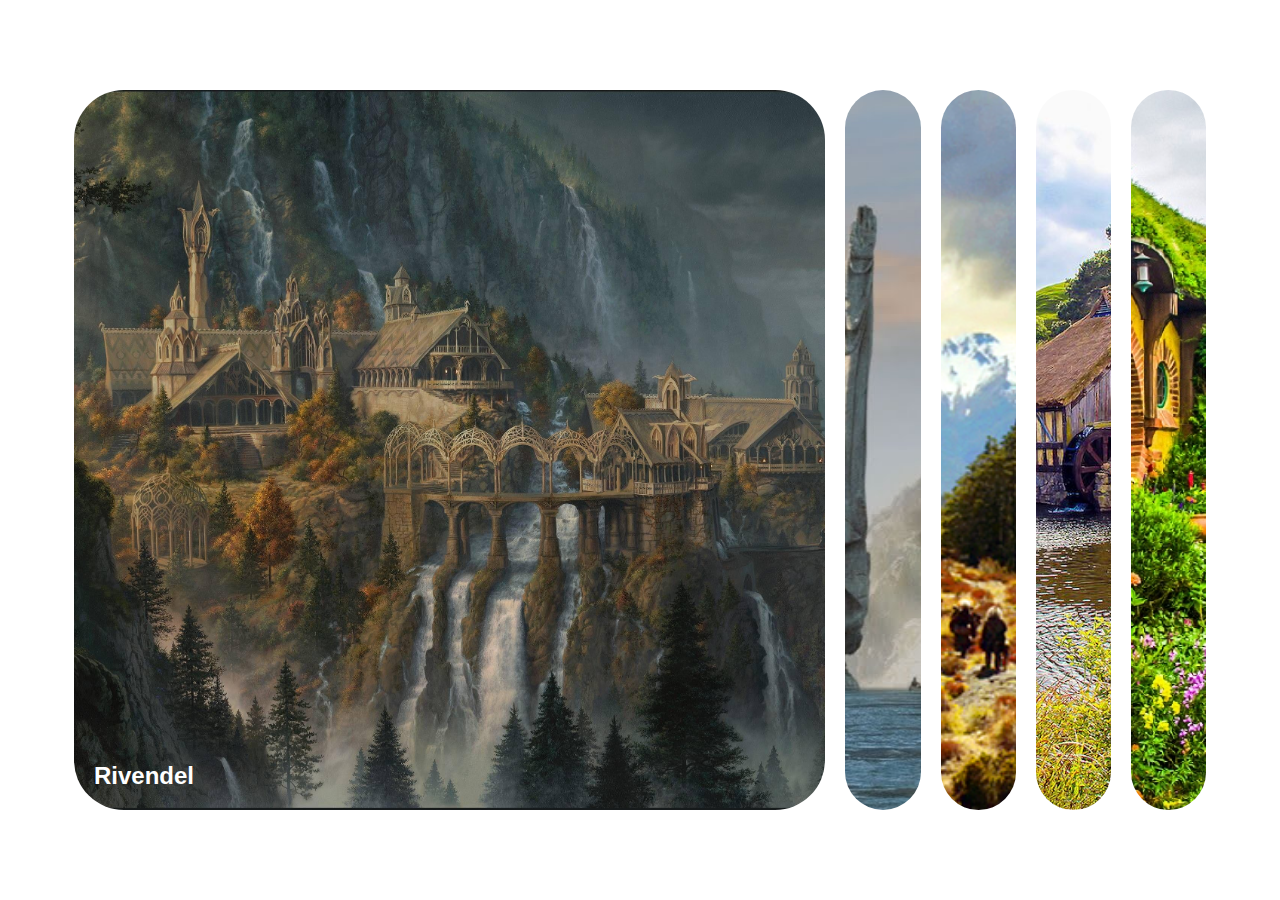
<file: 1_expandingcards/index.html>
<!DOCTYPE html>
<html lang="en">
  <head>
    <meta charset="UTF-8" />
    <meta name="viewport" content="width=device-width, initial-scale=1.0" />
    <title>Expanding Cards</title>
    <link rel="stylesheet" type="text/css" href="./styles.css" />
  </head>
  <body>
    <div id="container-box">
      <div
        class="panel active"
        style="background-image: url('./media/landscape1.jpg')"
      >
        <h3>Rivendel</h3>
      </div>
      <div
        class="panel"
        style="background-image: url('./media/landscape2.jpg')"
      >
        <h3>Argonath</h3>
      </div>
      <div
        class="panel"
        style="background-image: url('./media/landscape3.jpg')"
      >
        <h3>Misty Mountains</h3>
      </div>
      <div
        class="panel"
        style="background-image: url('./media/landscape4.jpg')"
      >
        <h3>Brandivin River</h3>
      </div>
      <div
        class="panel"
        style="background-image: url('./media/landscape5.jpg')"
      >
        <h3>Hobitton</h3>
      </div>
    </div>
  </body>
  <script src="./main.js"></script>
</html>
</file>
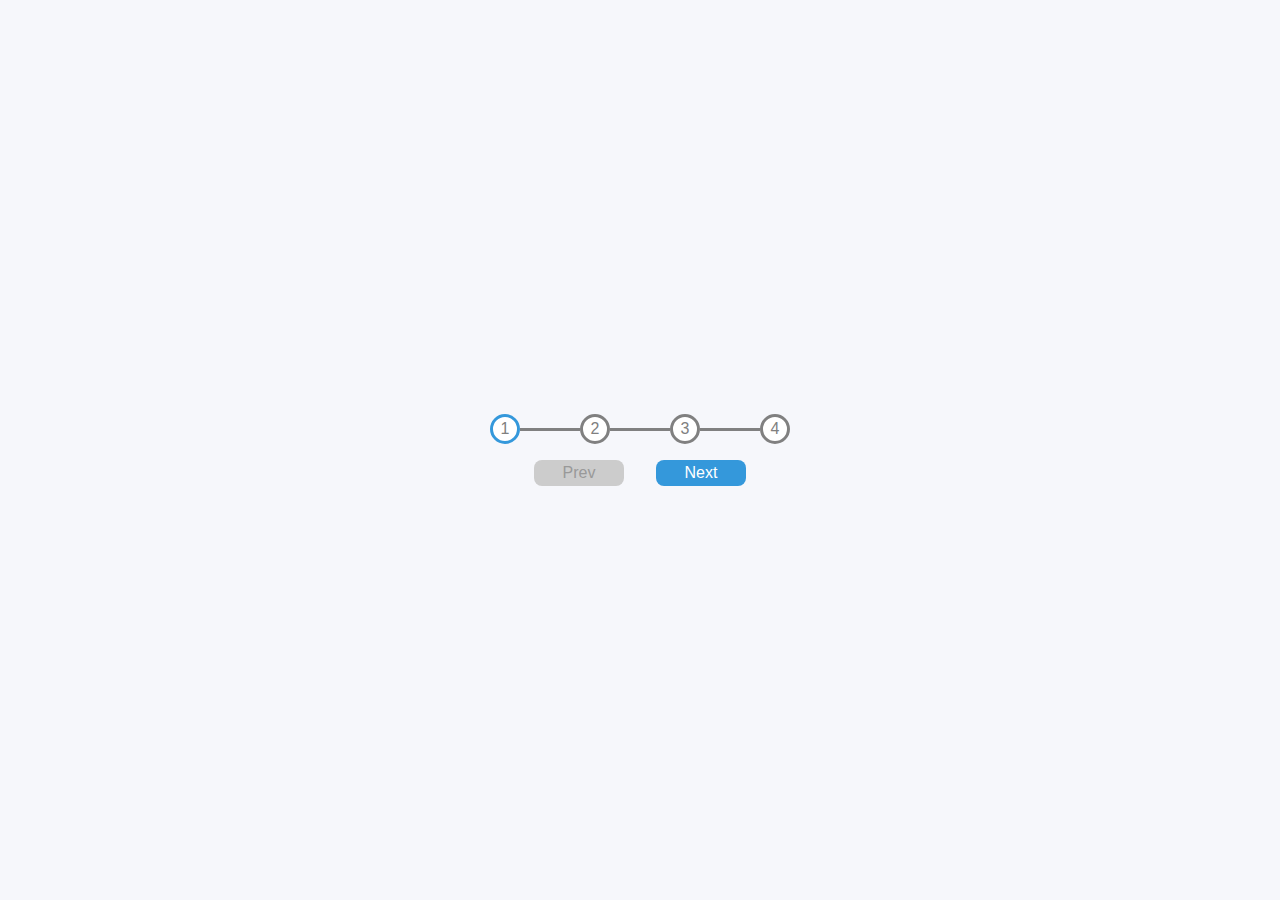
<file: 2_progresssteps/index.html>
<!DOCTYPE html>
<html lang="en">
  <head>
    <meta charset="UTF-8" />
    <meta name="viewport" content="width=device-width, initial-scale=1.0" />
    <title>Progress Steps</title>
    <link rel="stylesheet" href="./styles.css" />
  </head>
  <body>
    <main class="container">
      <div class="stepper">
        <div class="step">1</div>
        <div class="line"></div>
        <div class="step">2</div>
        <div class="line"></div>
        <div class="step">3</div>
        <div class="line"></div>
        <div class="step">4</div>
      </div>
      <div class="button">
        <button id="prev">Prev</button>
        <button id="next">Next</button>
      </div>
    </main>
  </body>
  <script src="./main.js"></script>
</html>
</file>
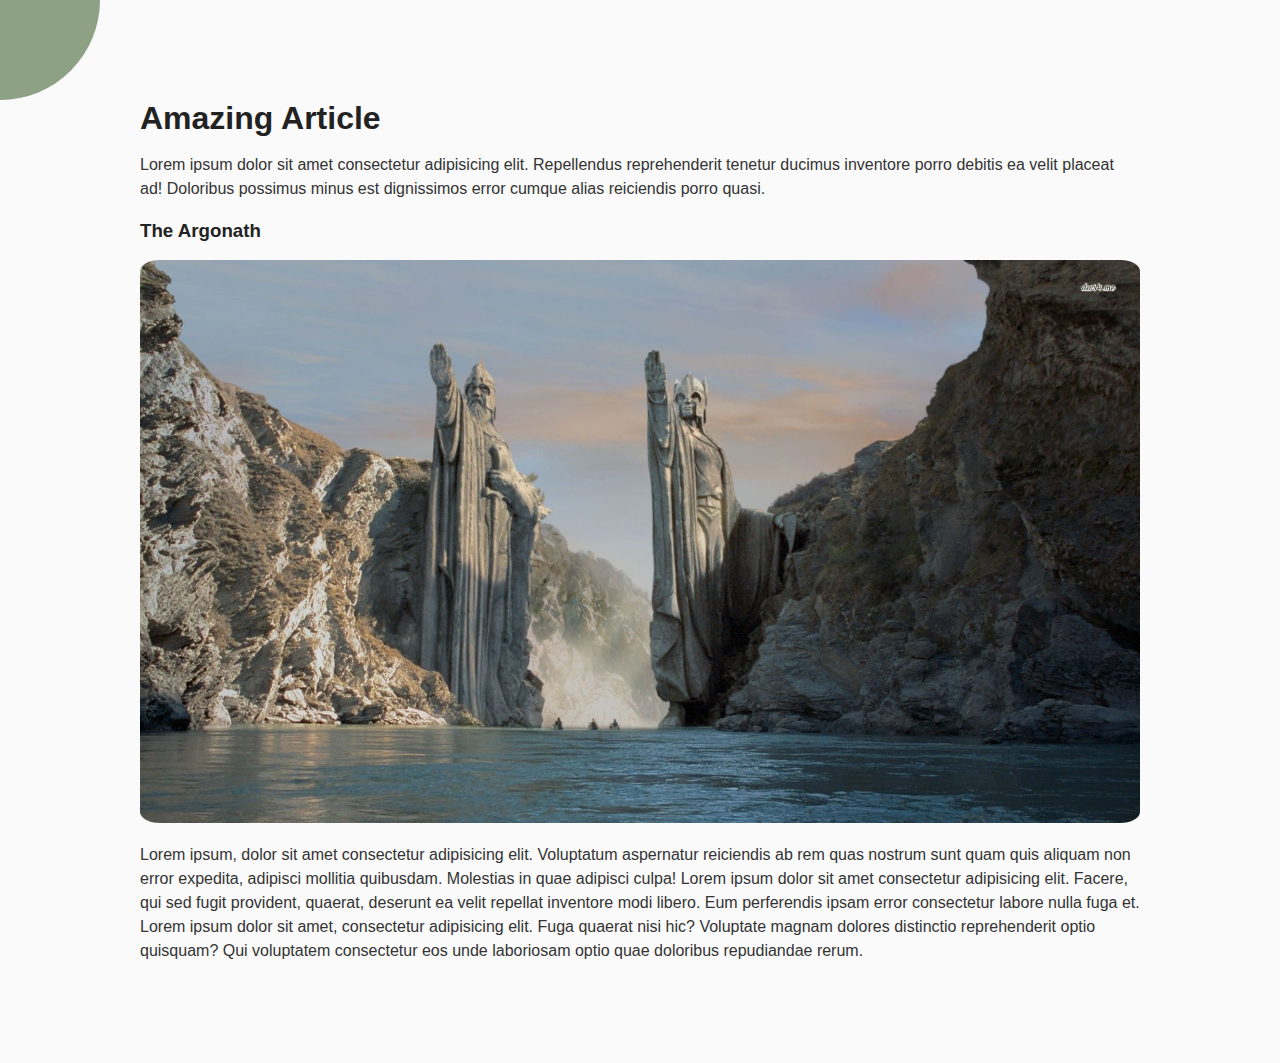
<file: 3_rotatingnavigation/index.html>
<!DOCTYPE html>
<html lang="en">
  <head>
    <meta charset="UTF-8" />
    <meta name="viewport" content="width=device-width, initial-scale=1.0" />
    <title>Rotating Navigation</title>
    <link
      rel="stylesheet"
      href="https://cdnjs.cloudflare.com/ajax/libs/font-awesome/5.14.0/css/all.min.css"
      integrity="sha512-1PKOgIY59xJ8Co8+NE6FZ+LOAZKjy+KY8iq0G4B3CyeY6wYHN3yt9PW0XpSriVlkMXe40PTKnXrLnZ9+fkDaog=="
      crossorigin="anonymous"
    />
    <link rel="stylesheet" href="./styles.css" />
  </head>
  <body>
    <div class="container">
      <div class="circle-container">
        <div class="circle">
          <button id="close">
            <i class="fas fa-times"></i>
          </button>
          <button id="open">
            <i class="fas fa-bars"></i>
          </button>
        </div>
      </div>

      <main class="content">
        <h1>Amazing Article</h1>
        <p>
          Lorem ipsum dolor sit amet consectetur adipisicing elit. Repellendus
          reprehenderit tenetur ducimus inventore porro debitis ea velit placeat
          ad! Doloribus possimus minus est dignissimos error cumque alias
          reiciendis porro quasi.
        </p>

        <h3>The Argonath</h3>
        <img src="./media/theargonath.jpg" alt="The argonath" />
        <p>
          Lorem ipsum, dolor sit amet consectetur adipisicing elit. Voluptatum
          aspernatur reiciendis ab rem quas nostrum sunt quam quis aliquam non
          error expedita, adipisci mollitia quibusdam. Molestias in quae
          adipisci culpa! Lorem ipsum dolor sit amet consectetur adipisicing
          elit. Facere, qui sed fugit provident, quaerat, deserunt ea velit
          repellat inventore modi libero. Eum perferendis ipsam error
          consectetur labore nulla fuga et. Lorem ipsum dolor sit amet,
          consectetur adipisicing elit. Fuga quaerat nisi hic? Voluptate magnam
          dolores distinctio reprehenderit optio quisquam? Qui voluptatem
          consectetur eos unde laboriosam optio quae doloribus repudiandae
          rerum.
        </p>
      </main>
    </div>
    <nav>
      <ul>
        <li><i class="fas fa-home"></i> Home</li>
        <li><i class="fas fa-user-alt"></i> About</li>
        <li><i class="fas fa-envelope"></i> Contact</li>
      </ul>
    </nav>
  </body>
  <script src="./main.js"></script>
</html>
</file>
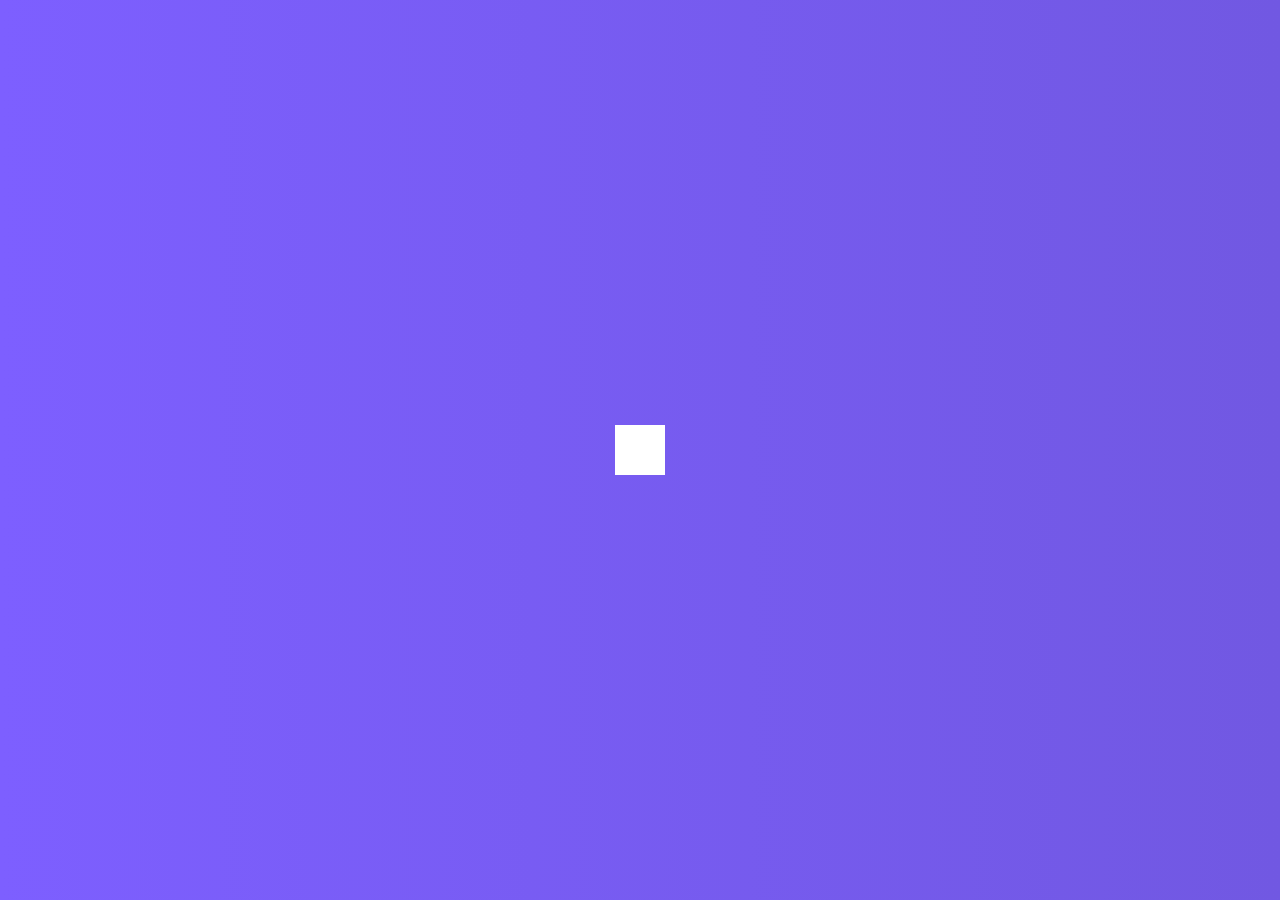
<file: 4_hiddensearch/index.html>
<!DOCTYPE html>
<html lang="en">
  <head>
    <meta charset="UTF-8" />
    <meta name="viewport" content="width=device-width, initial-scale=1.0" />
    <link
      rel="stylesheet"
      href="https://cdnjs.cloudflare.com/ajax/libs/font-awesome/5.14.0/css/all.min.css"
      integrity="sha512-1PKOgIY59xJ8Co8+NE6FZ+LOAZKjy+KY8iq0G4B3CyeY6wYHN3yt9PW0XpSriVlkMXe40PTKnXrLnZ9+fkDaog=="
      crossorigin="anonymous"
    />
    <link rel="stylesheet" href="./styles.css" />
    <title>Hidden Search</title>
  </head>
  <body>
    <div class="search">
      <input type="text" class="input" placeholder="Search..." />
      <button class="btn">
        <i class="fas fa-search"></i>
      </button>
    </div>
    <script src="./main.js"></script>
  </body>
</html>
</file>
<file: 1_expandingcards/styles.css>
* {
  box-sizing: border-box;
}
body {
  font-family: sans-serif;
  display: flex;
  align-items: center;
  justify-content: center;
  height: 100vh;
  overflow: hidden;
  margin: 0;
}

#container-box {
  display: flex;
  width: 90vw;
}
.panel {
  background-size: cover;
  background-position: center;
  background-repeat: no-repeat;
  height: 80vh;
  border-radius: 50px;
  color: #fff;
  cursor: pointer;
  flex: 0.5;
  margin: 10px;
  position: relative;
  transition: flex 0.7s ease-in;
}

.panel h3 {
  font-size: 24px;
  position: absolute;
  bottom: 20px;
  left: 20px;
  margin: 0;
  opacity: 0;
}

.panel.active {
  flex: 5;
}

.panel.active h3 {
  opacity: 1;
  transition: opacity 0.3s ease-in 0.4s;
}

img {
  width: 2000px;
}

@media (max-width: 480px) {
  .container {
    width: 100vw;
  }
}
</file>
<file: 2_progresssteps/styles.css>
body {
  background-color: #f6f7fb;
  font-family: sans-serif;
  display: flex;
  align-items: center;
  justify-content: center;
  height: 100vh;
  overflow: hidden;
  margin: 0;
}

.stepper {
  display: flex;
  align-items: center;
  justify-content: center;
  width: 300px;
}
.step {
  border-radius: 100%;
  width: 1.5rem;
  height: 1.5rem;
  display: flex;
  align-items: center;
  justify-content: center;
  border: 3px solid gray;
  background-color: white;
  color: gray;
}
.button {
  display: flex;
  align-items: center;
  justify-content: center;
  margin-top: 1rem;
}

.line {
  flex: 1;
  border-top: 3px solid gray;
}

.active {
  border: 3px solid #3498db;
}
button {
  font-size: 1rem;
  padding: 4px;
  border: 0;
  border-radius: 0.5rem;
  background-color: #3498db;
  color: white;
  margin-inline: 1rem;
  width: 30%;
  cursor: pointer;
}

button:disabled {
  background-color: #ccc;
  color: #999;
  cursor: not-allowed;
}
</file>
<file: 3_rotatingnavigation/styles.css>
* {
  box-sizing: border-box;
}

body {
  font-family: sans-serif;
  background-color: #333;
  color: #222;
  overflow-x: hidden;
  margin: 0;
}

.container {
  background-color: #fafafa;
  transform-origin: top left;
  transition: transform 0.5s linear;
  width: 100vw;
  min-height: 100vh;
  padding: 50px;
}

.container.show-nav .circle {
  transform: rotate(-70deg);
}

.container.show-nav {
  transform: rotate(-20deg);
}

.container.show-nav + nav li {
  transform: translateX(0);
  transition-delay: 0.3s;
}

.circle-container {
  position: fixed;
  top: -100px;
  left: -100px;
}

.circle {
  background-color: rgb(141, 161, 133);
  height: 200px;
  width: 200px;
  border-radius: 50%;
  position: relative;
  transition: transform 0.5s linear;
}

.circle button {
  cursor: pointer;
  position: absolute;
  top: 50%;
  left: 50%;
  height: 100px;
  background: transparent;
  border: 0;
  font-size: 26px;
  color: #fff;
}

.circle button:focus {
  outline: none;
}

.circle button#open {
  left: 60%;
}

.circle button#close {
  top: 60%;
  transform: rotate(90deg);
  transform-origin: top left;
}

.content img {
  max-width: 100%;
  border-radius: 2%;
}

.content {
  max-width: 1000px;
  margin: 50px auto;
}

.content h1 {
  margin: 0;
}

.content small {
  color: #555;
  font-style: italic;
}

.content p {
  color: #333;
  line-height: 1.5;
}

nav {
  position: fixed;
  bottom: 40px;
  left: 0;
  z-index: 100;
}

nav ul {
  list-style-type: none;
  padding-left: 30px;
}

nav ul li {
  text-transform: uppercase;
  color: #fff;
  margin: 40px 0;
  transform: translateX(-100%);
  transition: transform 0.4s ease-in;
}

nav ul li i {
  font-size: 20px;
  margin-right: 10px;
}

nav ul li + li {
  margin-left: 15px;
  transform: translateX(-150%);
}

nav ul li + li + li {
  margin-left: 30px;
  transform: translateX(-200%);
}
</file>
<file: 4_hiddensearch/styles.css>
* {
  box-sizing: border-box;
}
body {
  background-image: linear-gradient(90deg, #7d5fff, #7158e2);
  font-family: sans-serif;
  display: flex;
  align-items: center;
  justify-content: center;
  height: 100vh;
  overflow: hidden;
  margin: 0;
}

.search {
  position: relative;
  height: 50px;
}

.search .input {
  background-color: #fff;
  border: 0;
  font-size: 18px;
  padding: 15px;
  height: 50px;
  width: 50px;
  transition: width 0.3s ease;
}

.btn {
  background-color: #fff;
  border: 0;
  cursor: pointer;
  font-size: 24px;
  position: absolute;
  top: 0;
  left: 0;
  height: 50px;
  width: 50px;
  transition: transform 0.3s ease;
}

.btn:focus,
.input:focus {
  outline: none;
}

.search.active .input {
  width: 200px;
}

.search.active .btn {
  transform: translateX(198px);
}
</file>
